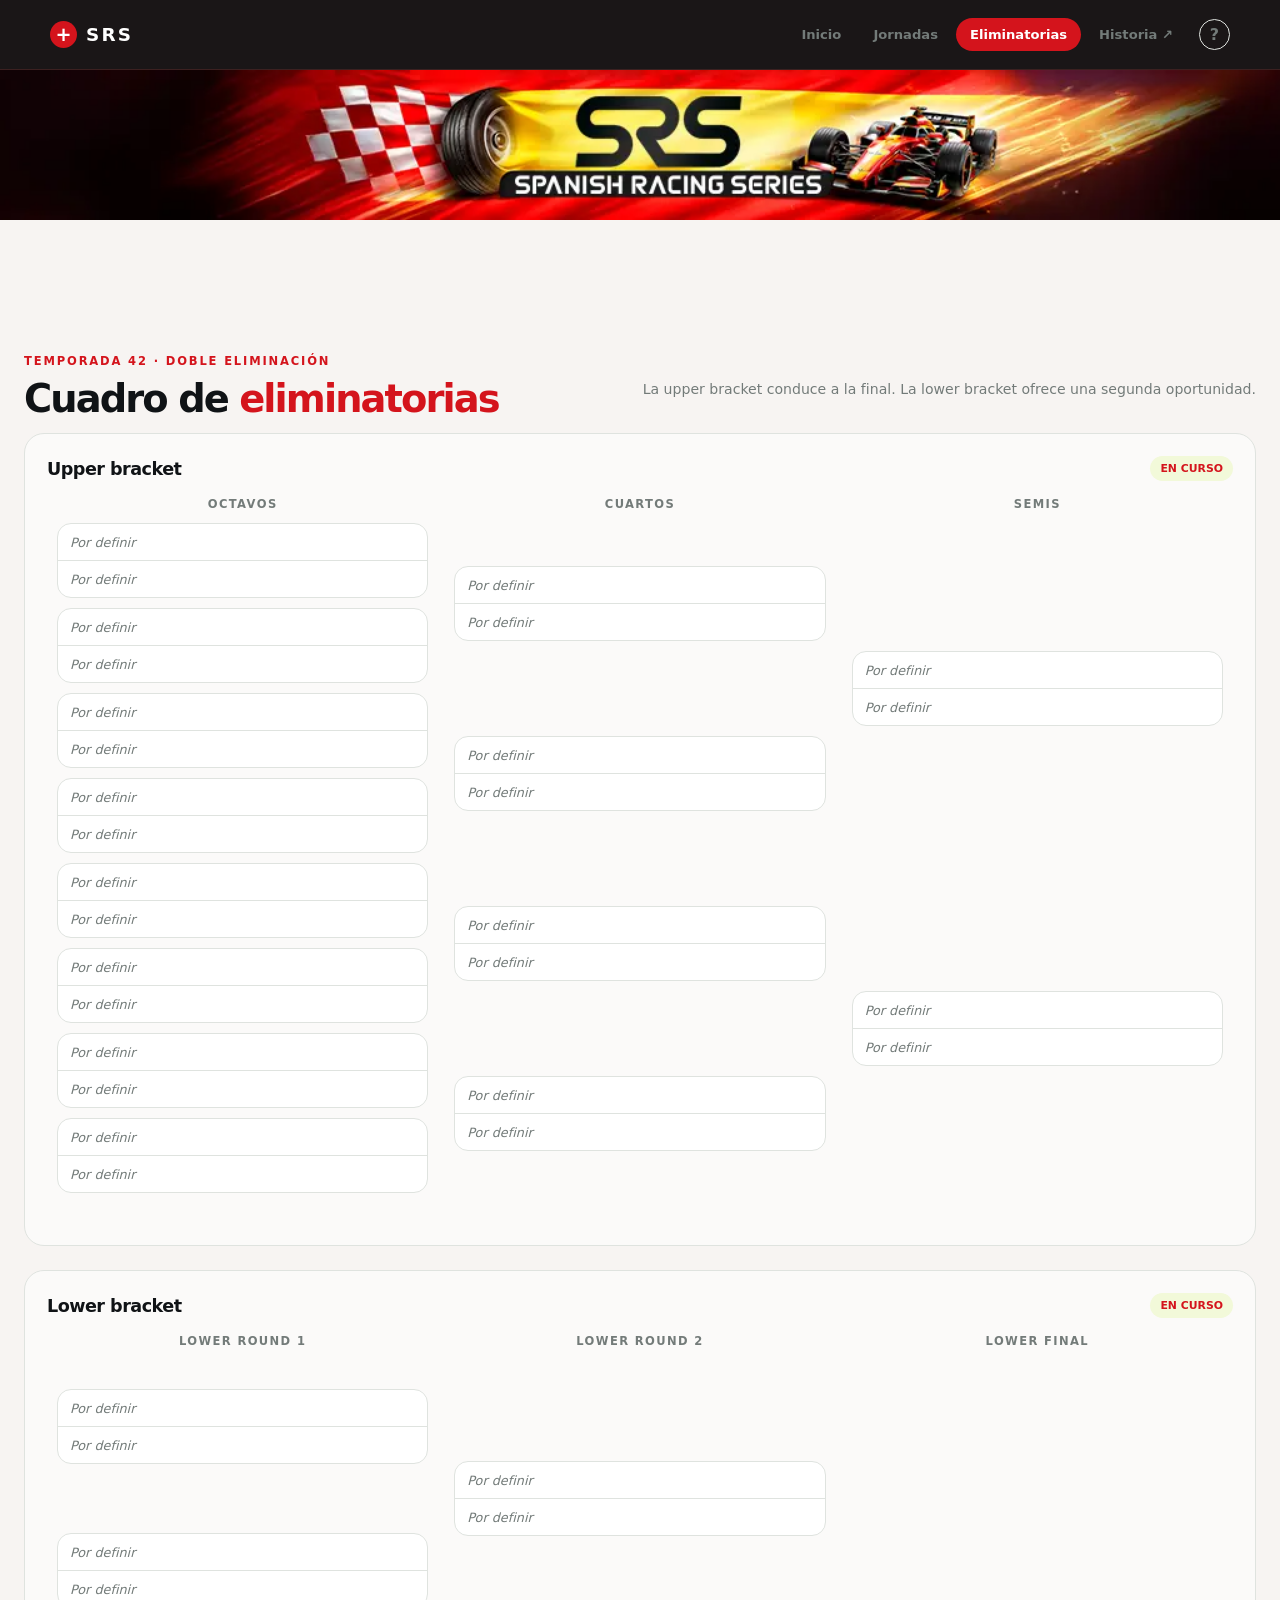
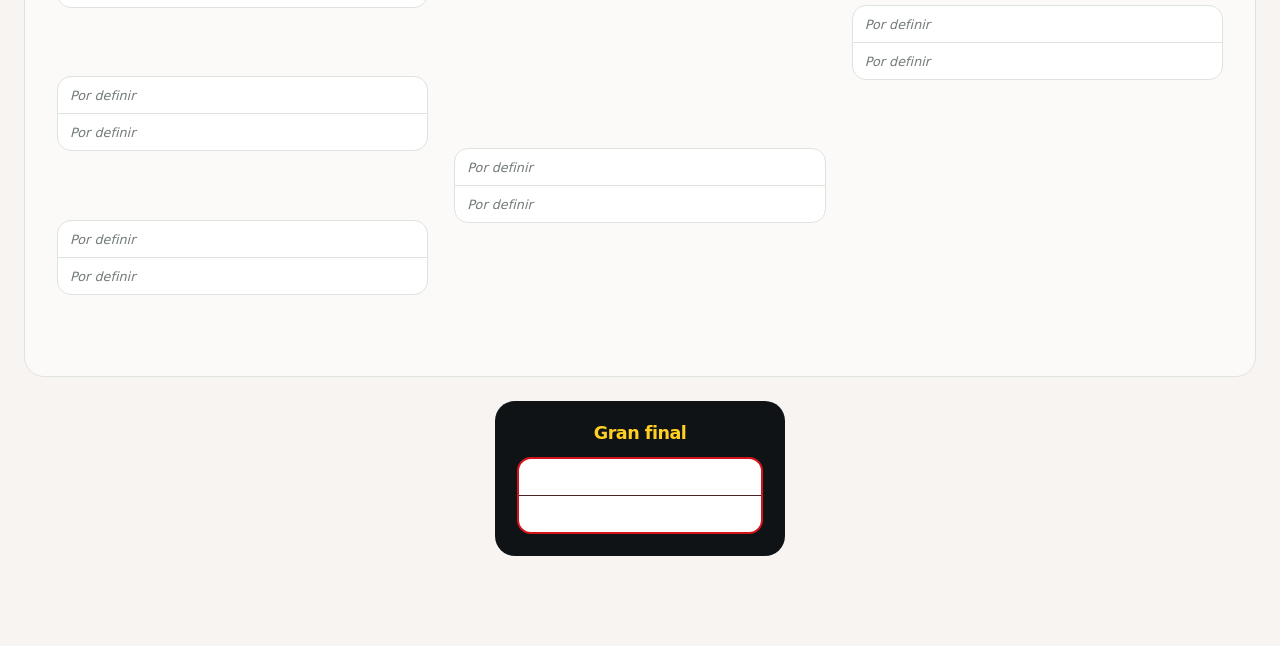
<file: eliminatorias.html>
<!doctype html>
<html lang="es">
<head>
  <meta charset="UTF-8" />
  <meta name="viewport" content="width=device-width, initial-scale=1.0" />
  <title>Eliminatorias · SRS</title>
  <link rel="icon" href="img/banner.webp" type="image/webp" />
  <link rel="stylesheet" href="css/srs.css" />
</head>
<body>
  <div id="header"></div>
  <main class="ancho">
    <div class="section-heading">
      <div>
        <p class="eyebrow">Temporada 42 · doble eliminación</p>
        <h1 class="titulo">Cuadro de <em>eliminatorias</em></h1>
      </div>
      <p class="section-note">La upper bracket conduce a la final. La lower bracket ofrece una segunda oportunidad.</p>
    </div>
    <div id="brackets"></div>
  </main>
  <script src="js/srs-data.js"></script>
  <script src="js/perfiles.js"></script>
  <script src="js/web.js"></script>
  <script>
    pintarHeader("eliminatorias.html");
    function pintarRama(rama, titulo) {
      var html = '<section class="bracket-zone"><div class="bracket-zone-head"><h2>' + titulo + '</h2><span>En curso</span></div><div class="arbol">';
      rama.nombres.forEach(function (nombre, r) {
        var estado = r < BRACKET.ronda ? "off" : "";
        html += '<div class="col ' + estado + '"><h3>' + nombre + "</h3><div class=\"partidos\">";
        for (var i = 0; i < rama.cantidad[r]; i++) {
          var c = rama.cruces[r] && rama.cruces[r][i];
          var a = c ? c[0] : null;
          var b = c ? c[1] : null;
          var g = c ? c[2] : null;
          html += '<div class="match">' +
            '<div class="slot ' + (g === "A" ? "gana" : g === "B" ? "pierde" : "") + '">' + (a ? linkManager(a) : "<em>Por definir</em>") + "</div>" +
            '<div class="slot ' + (g === "B" ? "gana" : g === "A" ? "pierde" : "") + '">' + (b ? linkManager(b) : "<em>Por definir</em>") + "</div></div>";
        }
        html += "</div></div>";
      });
      return html + "</div></section>";
    }

    var final = BRACKET.final || [null, null, null];
    var html = pintarRama(BRACKET.upper, "Upper bracket") + pintarRama(BRACKET.lower, "Lower bracket");
    html += '<section class="bracket-final"><h2>Gran final</h2><div class="match final">' +
      '<div class="slot">' + (final[0] === "Por definir" ? "<em>Por definir</em>" : linkManager(final[0])) + "</div>" +
      '<div class="slot">' + (final[1] === "Por definir" ? "<em>Por definir</em>" : linkManager(final[1])) + "</div></div></section>";
    document.getElementById("brackets").innerHTML = html;
  </script>
</body>
</html>
</file>
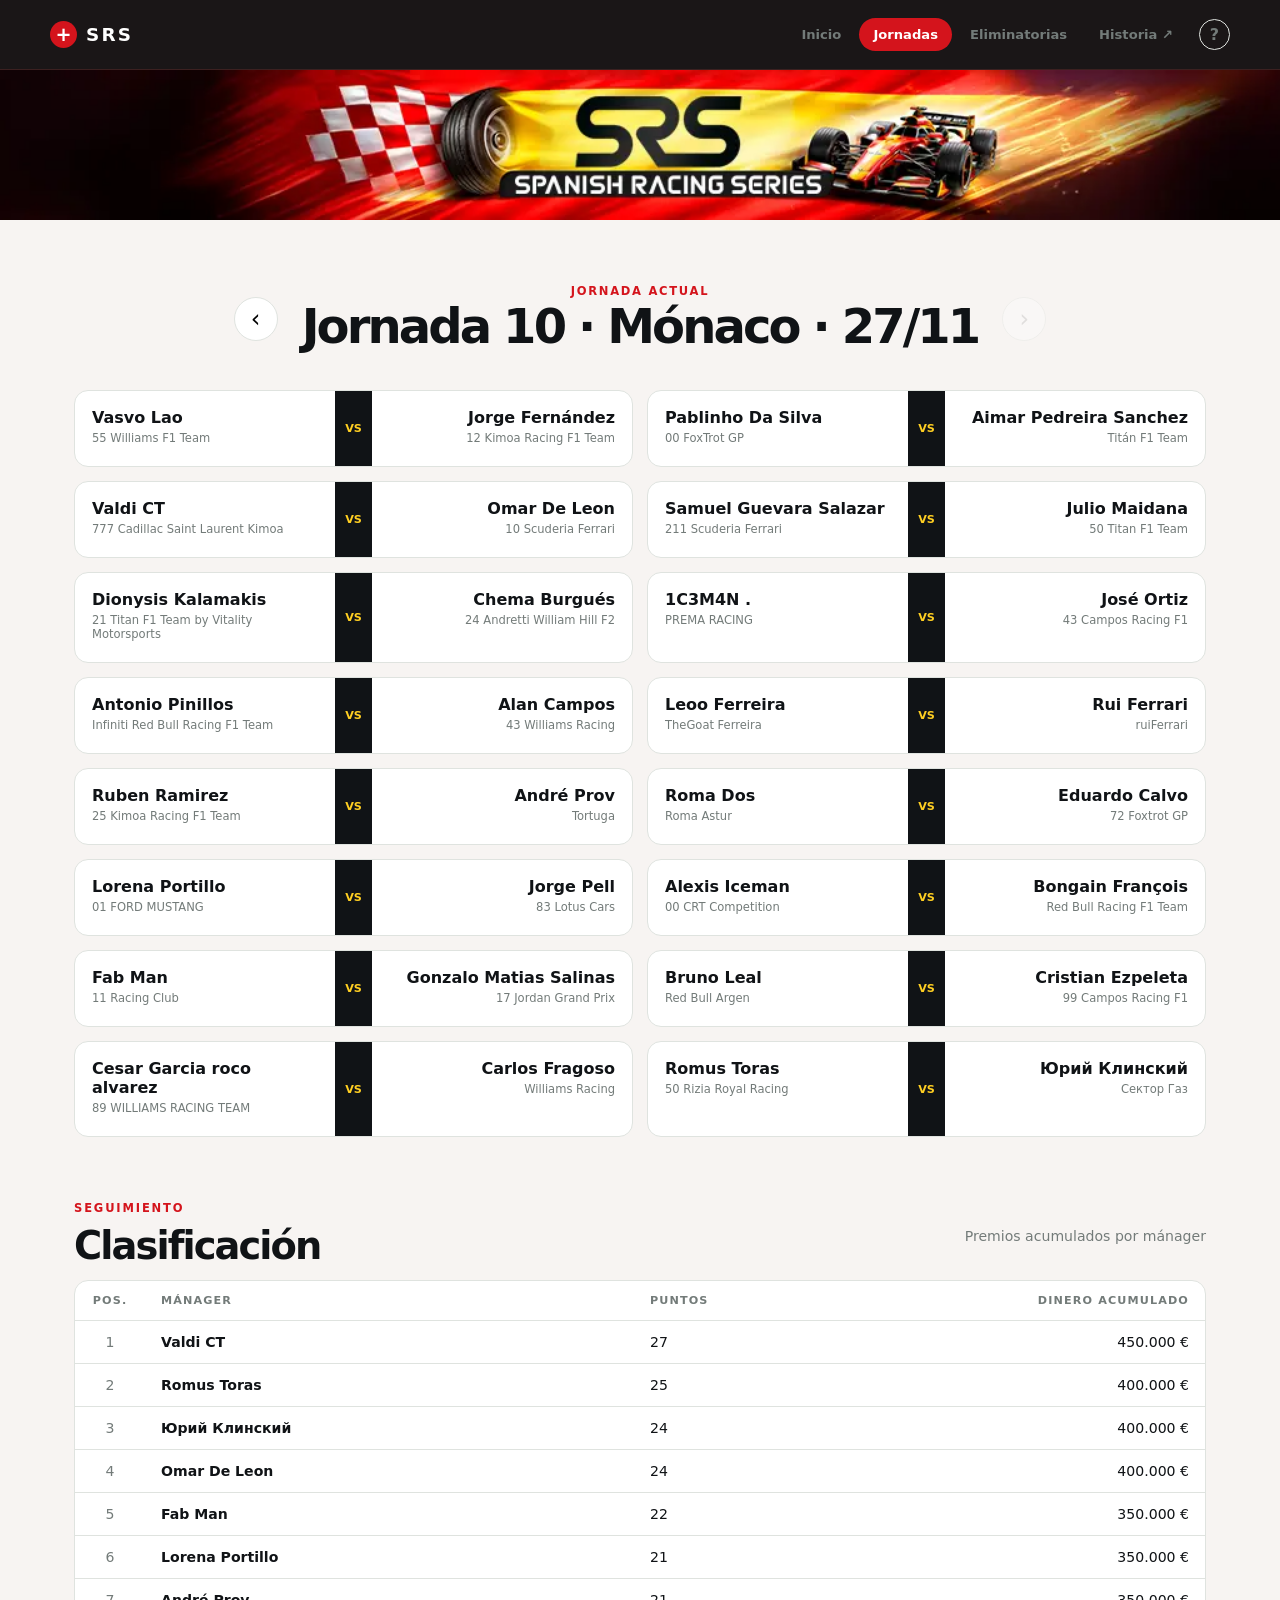
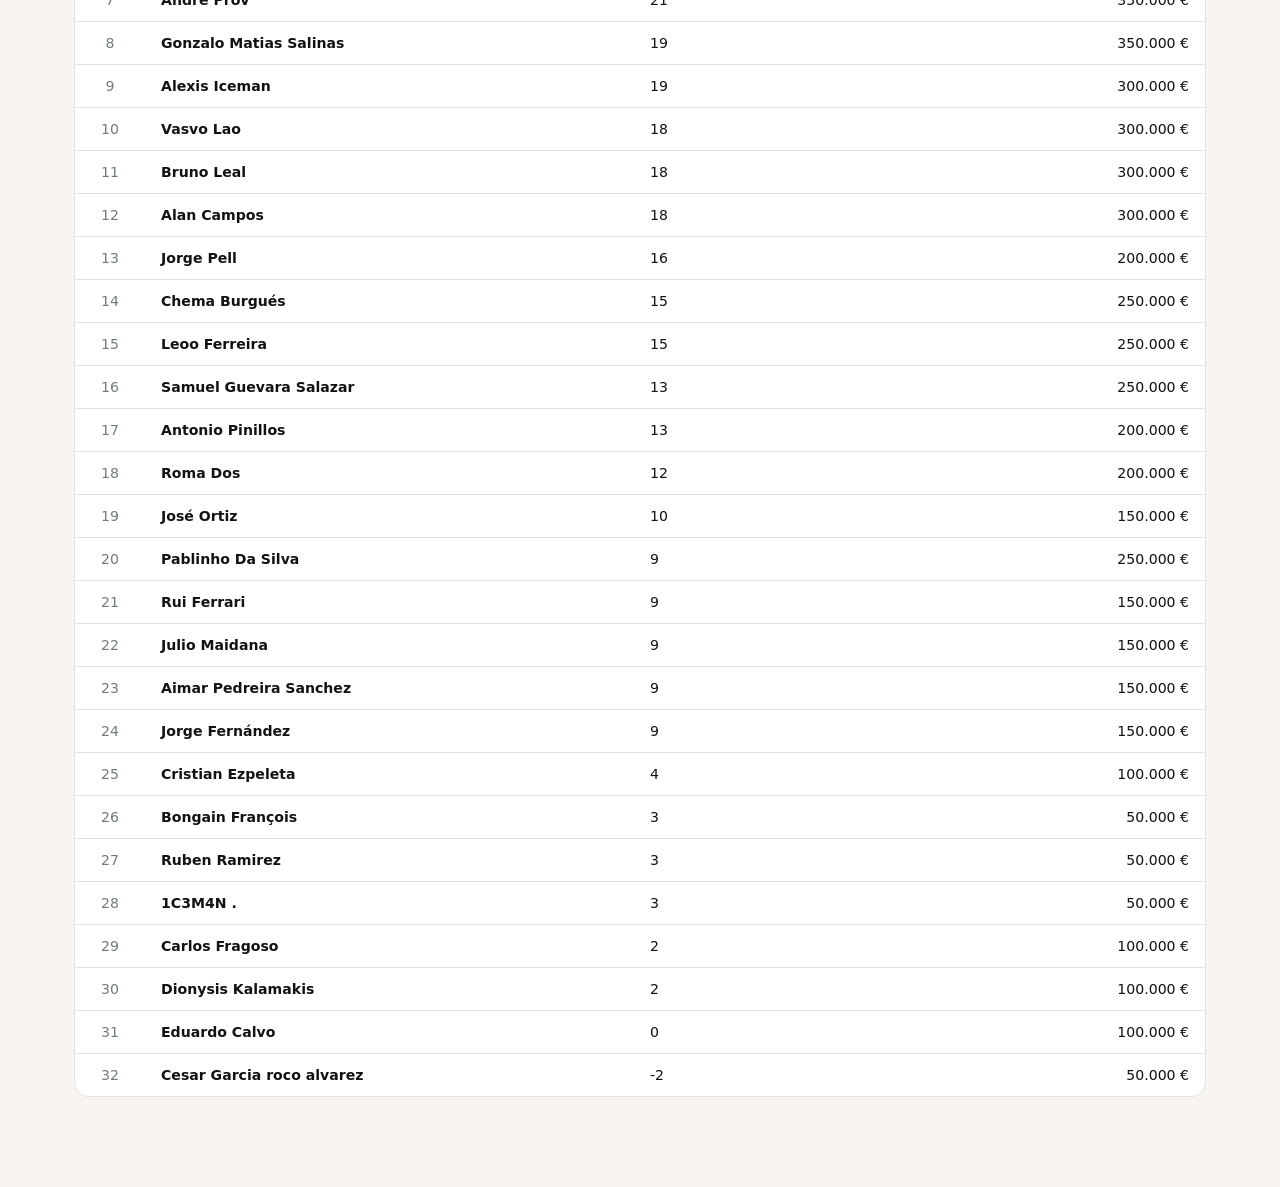
<file: jornadas.html>
<!doctype html>
<html lang="es">
<head>
  <meta charset="UTF-8" />
  <meta name="viewport" content="width=device-width, initial-scale=1.0" />
  <title>Jornadas · SRS</title>
  <link rel="icon" href="img/banner.webp" type="image/webp" />
  <link rel="stylesheet" href="css/srs.css" />
</head>
<body>
  <div id="header"></div>
  <main>
    <div class="jornada-head">
      <button type="button" id="prev" class="flecha">‹</button>
      <div>
        <p class="sub" id="estado"></p>
        <h1 id="titulo-j"></h1>
      </div>
      <button type="button" id="next" class="flecha">›</button>
    </div>
    <div class="duelos" id="duelos"></div>
    <section class="clasificacion" aria-labelledby="titulo-clasificacion">
      <div class="section-heading">
        <div>
          <p class="eyebrow">Seguimiento</p>
          <h2 class="titulo" id="titulo-clasificacion">Clasificación</h2>
        </div>
        <p class="section-note">Premios acumulados por mánager</p>
      </div>
      <div class="tabla-wrap">
        <table>
          <thead><tr><th>Pos.</th><th>Mánager</th><th>Puntos</th><th>Dinero acumulado</th></tr></thead>
          <tbody id="clasificacion"></tbody>
        </table>
      </div>
    </section>
  </main>
  <script src="js/srs-data.js"></script>
  <script src="js/perfiles.js"></script>
  <script src="js/web.js"></script>
  <script>
    pintarHeader("jornadas.html");
    var actual = SRS.jornadas.findIndex(function (j) { return !j.completada; });
    if (actual < 0) actual = SRS.jornadas.length - 1;
    var indice = actual;

    function nombreDe(equipo) {
      var p = buscarPorEquipo(equipo);
      return p ? p.nombre : equipo;
    }

    function pintarJornada() {
      var j = SRS.jornadas[indice];
      document.getElementById("titulo-j").innerHTML = (j.nombre || ("Jornada " + j.numero)) +
        (j.circuito ? " · " + j.circuito : "") + (j.fecha ? " · " + j.fecha : "");
      var estado = j.completada ? "Finalizada" : indice === actual ? "Jornada actual" : "Próximamente";
      document.getElementById("estado").innerHTML = estado;
      var html = "";
      j.enfrentamientos.forEach(function (e) {
        var ca = e.vueltaRapida === "A"
          ? "fastlap"
          : e.ganador === "A" ? "gana" : e.ganador === "B" ? "pierde" : "";
        var cb = e.vueltaRapida === "B"
          ? "fastlap"
          : e.ganador === "B" ? "gana" : e.ganador === "A" ? "pierde" : "";
        var pa = e.posA ? "P" + e.posA : "";
        var pb = e.posB ? "P" + e.posB : "";
        html += '<div class="duelo">' +
          '<div class="lado ' + ca + '">' + linkManager(nombreDe(e.equipoA)) + "<small>" + e.equipoA + "</small><b>" + pa + "</b></div>" +
          '<div class="vs">VS</div>' +
          '<div class="lado ' + cb + '">' + linkManager(nombreDe(e.equipoB)) + "<small>" + e.equipoB + "</small><b>" + pb + "</b></div>" +
          "</div>";
      });
      if (j.enfrentamientos.length === 0) html = '<p class="vacio">Emparejamientos pendientes</p>';
      document.getElementById("duelos").innerHTML = html;
      var filas = "";
      crearClasificacion().forEach(function (fila, i) {
        filas += "<tr><td>" + (i + 1) + "</td><td>" + linkManager(fila.nombre) +
          "</td><td>" + fila.puntos + "</td><td>" + fila.dinero.toLocaleString("es-ES") + " €</td></tr>";
      });
      document.getElementById("clasificacion").innerHTML = filas;

      var prev = document.getElementById("prev");
      var next = document.getElementById("next");
      prev.disabled = indice === 0;
      next.disabled = indice >= SRS.jornadas.length - 1 || !SRS.jornadas[indice + 1].completada && indice + 1 > actual;
      prev.setAttribute("aria-label", prev.disabled ? "No hay jornadas anteriores" : "Ver jornada anterior");
      next.setAttribute("aria-label", next.disabled ? "No hay jornadas disponibles" : "Ver jornada siguiente");
    }

    document.getElementById("prev").addEventListener("click", function () {
      if (indice <= 0) return;
      indice--;
      pintarJornada();
    });
    document.getElementById("next").addEventListener("click", function () {
      if (indice >= SRS.jornadas.length - 1) return;
      var siguiente = SRS.jornadas[indice + 1];
      if (!siguiente.completada && indice + 1 > actual) return;
      indice++;
      pintarJornada();
    });
    pintarJornada();
  </script>
</body>
</html>
</file>
<file: css/srs.css>
:root {
  --ink: #101316;
  --paper: #f4f5f2;
  --surface: #ffffff;
  --line: #dfe3df;
  --muted: #737b79;
  --accent: #ffcf22;
  --accent-dark: #d4141c;
  --shadow: 0 18px 45px rgba(16, 19, 22, .08);
}

* { box-sizing: border-box; margin: 0; }
html { scroll-behavior: smooth; }
body { background: #f7f4f2; color: var(--ink); font-family: Inter, ui-sans-serif, system-ui, -apple-system, "Segoe UI", sans-serif; min-height: 100vh; }
a { color: inherit; text-decoration: none; }
button, input { font: inherit; }

.site-header { align-items: center; background: rgba(12, 8, 9, .94); border-bottom: 1px solid #3c2020; color: #fff; display: flex; justify-content: space-between; padding: 18px max(24px, calc((100vw - 1180px) / 2)); position: sticky; top: 0; backdrop-filter: blur(16px); z-index: 10; }
.brand { align-items: center; display: flex; font-size: 1.15rem; font-weight: 850; gap: 9px; letter-spacing: .12em; }
.brand-mark { align-items: center; background: var(--accent-dark); border-radius: 50%; color: #fff; display: inline-flex; font-size: 1.2rem; height: 27px; justify-content: center; letter-spacing: 0; width: 27px; }
.site-header nav { align-items: center; display: flex; gap: 4px; }
.site-header nav a { border-radius: 999px; color: var(--muted); font-size: .82rem; font-weight: 700; padding: 9px 14px; }
.site-header nav a:hover, .site-header nav a.active { background: var(--accent-dark); color: #fff; }
#btn-info { background: transparent; border: 1px solid var(--line); border-radius: 50%; color: var(--muted); cursor: pointer; font-weight: 800; height: 31px; margin-left: 8px; width: 31px; }
#btn-info:hover { background: var(--accent); border-color: var(--accent); color: var(--ink); }

main { margin: 0 auto; max-width: 1180px; padding: 64px 24px 90px; }
main.ancho { max-width: 1440px; }
.banner-wrap { background: #130b0d; overflow: hidden; }
.banner { display: block; height: clamp(72px, 13vw, 150px); object-fit: cover; object-position: center; width: 100%; }
.hero { background: linear-gradient(115deg, #130b0d, #3b0d10); border-radius: 28px; color: #fff; display: flex; justify-content: space-between; min-height: 320px; overflow: hidden; padding: clamp(32px, 5vw, 60px); position: relative; }
.hero:after { border: 1px solid rgba(255, 207, 34, .25); border-radius: 50%; content: ""; height: 520px; position: absolute; right: -80px; top: -190px; width: 520px; }
.hero-copy { max-width: 600px; position: relative; z-index: 1; }
.eyebrow { color: var(--accent-dark); font-size: .72rem; font-weight: 850; letter-spacing: .16em; text-transform: uppercase; }
.hero .eyebrow { color: var(--accent); }
.hero h1 { font-size: clamp(2.2rem, 4vw, 3.8rem); letter-spacing: -.07em; line-height: .96; margin: 18px 0; }
.hero h1 em, .titulo em { color: var(--accent-dark); font-style: normal; }
.hero h1 em { color: var(--accent); }
.hero-text { color: #b7bfbb; font-size: 1rem; line-height: 1.6; max-width: 430px; }
.hero-actions { display: flex; gap: 12px; margin-top: 30px; }
.button { border-radius: 999px; display: inline-flex; font-size: .85rem; font-weight: 800; gap: 18px; padding: 14px 20px; }
.button-primary { background: var(--accent); color: var(--ink); }
.button-primary:hover { background: #fff; }
.button-quiet { border: 1px solid #49504d; color: #fff; }
.button-quiet:hover { border-color: var(--accent); color: var(--accent); }
.hero-art { align-items: flex-end; display: flex; flex-direction: column; justify-content: center; padding-right: 40px; position: relative; z-index: 1; }
.hero-number { color: var(--accent); font-size: clamp(7rem, 18vw, 14rem); font-weight: 900; letter-spacing: -.14em; line-height: .7; }
.hero-label { color: #737b78; font-size: .7rem; font-weight: 800; letter-spacing: .18em; line-height: 1.5; margin-top: 24px; text-align: right; }
.section-heading { align-items: end; display: flex; justify-content: space-between; margin: 70px 0 12px; }
.titulo { font-size: clamp(1.7rem, 3vw, 2.45rem); letter-spacing: -.05em; margin-top: 8px; }
.search { align-items: center; background: var(--surface); border: 1px solid var(--line); border-radius: 999px; color: var(--muted); display: flex; gap: 8px; max-width: 300px; padding: 11px 16px; width: 100%; }
.search:focus-within { border-color: var(--accent-dark); box-shadow: 0 0 0 3px rgba(212, 20, 28, .15); }
.search input { background: transparent; border: 0; min-width: 0; outline: 0; width: 100%; }
.section-note { color: var(--muted); font-size: .88rem; margin-bottom: 24px; }
.section-note strong { color: var(--ink); }
.grid-mgr { display: grid; gap: 12px; grid-template-columns: repeat(auto-fill, minmax(240px, 1fr)); }
.card-mgr { background: var(--surface); border: 1px solid var(--line); border-radius: 15px; box-shadow: 0 2px 0 rgba(16, 19, 22, .02); min-height: 185px; padding: 17px; position: relative; transition: border-color .2s, box-shadow .2s, transform .2s; }
.card-mgr:hover, .card-mgr:focus-visible { border-color: var(--accent-dark); box-shadow: var(--shadow); transform: translateY(-3px); z-index: 5; }
.card-mgr[hidden] { display: none; }
.card-top { align-items: center; color: var(--muted); display: flex; font-size: .73rem; font-weight: 800; justify-content: space-between; }
.card-mgr .arrow { color: var(--accent-dark); font-size: 1.1rem; }
.card-mgr .nom { display: block; font-size: 1rem; font-weight: 800; margin-top: 12px; }
.card-mgr .eq { color: var(--muted); display: block; font-size: .78rem; margin-top: 5px; overflow: hidden; text-overflow: ellipsis; white-space: nowrap; }
.manager-preview { background: linear-gradient(135deg, #171a1d, #2b1012); border: 1px solid #4d2424; border-radius: 11px; box-shadow: inset 0 0 0 1px rgba(255, 207, 34, .06); color: #fff; display: block; margin-top: 12px; overflow: hidden; padding: 8px 10px 5px; }
.preview-kicker { color: var(--accent); display: block; font-size: .6rem; font-weight: 850; letter-spacing: .12em; text-transform: uppercase; }
.manager-preview img { display: block; height: 62px; object-fit: contain; width: 100%; }
.manager-preview strong, .manager-preview small { display: block; overflow: hidden; text-overflow: ellipsis; white-space: nowrap; }
.manager-preview strong { font-size: .8rem; }
.manager-preview small { color: #a9aaa6; font-size: .68rem; margin-top: 3px; }

.mgr { font-weight: 750; }
.mgr:hover { color: var(--accent-dark); text-decoration: underline; }
.jornada-head { align-items: center; display: flex; gap: 24px; justify-content: center; margin-bottom: 36px; text-align: center; }
.jornada-head h1 { font-size: clamp(1.8rem, 4vw, 3rem); letter-spacing: -.06em; }
.sub { color: var(--accent-dark); font-size: .72rem; font-weight: 800; letter-spacing: .15em; text-transform: uppercase; }
.flecha { background: var(--surface); border: 1px solid var(--line); border-radius: 50%; cursor: pointer; font-size: 1.5rem; height: 44px; width: 44px; }
.flecha:hover { background: var(--accent); border-color: var(--accent); }
.flecha:disabled { cursor: not-allowed; opacity: .35; }
.duelos { display: grid; gap: 14px; grid-template-columns: repeat(auto-fill, minmax(380px, 1fr)); }
.duelo, .match { background: var(--surface); border: 1px solid var(--line); border-radius: 14px; overflow: hidden; }
.duelo { display: flex; }
.lado { display: flex; flex: 1; flex-direction: column; gap: 4px; padding: 17px; }
.lado:last-child { text-align: right; }
.lado small, .lado b { color: var(--muted); font-size: .72rem; }
.vs { align-items: center; background: var(--ink); color: var(--accent); display: flex; font-size: .7rem; font-weight: 900; padding: 0 10px; }
.lado.gana { background: #f2f9d9; box-shadow: inset 3px 0 var(--accent-dark); }
.lado.pierde { opacity: .45; }
.lado.fastlap { background: #eee7f8; box-shadow: inset 3px 0 #8b5cf6; opacity: 1; }
.vacio { color: var(--muted); padding: 40px; text-align: center; }
.clasificacion { margin-top: 64px; }
.clasificacion .section-heading { margin: 0 0 12px; }
.tabla-wrap { background: var(--surface); border: 1px solid var(--line); border-radius: 14px; overflow-x: auto; }
table { border-collapse: collapse; min-width: 560px; width: 100%; }
th, td { border-bottom: 1px solid var(--line); padding: 13px 16px; text-align: left; }
th { color: var(--muted); font-size: .7rem; letter-spacing: .1em; text-transform: uppercase; }
td { font-size: .88rem; }
td:first-child, th:first-child { color: var(--muted); text-align: center; width: 70px; }
td:last-child, th:last-child { text-align: right; }
tr:last-child td { border-bottom: 0; }
.arbol { display: flex; gap: 26px; min-height: 70vh; overflow-x: auto; padding: 10px 10px 30px; }
.bracket-zone { background: rgba(255, 255, 255, .55); border: 1px solid var(--line); border-radius: 20px; margin-bottom: 24px; padding: 22px; }
.bracket-zone-head { align-items: center; display: flex; justify-content: space-between; margin-bottom: 6px; }
.bracket-zone-head h2, .bracket-final h2 { font-size: 1.1rem; letter-spacing: -.03em; }
.bracket-zone-head span { background: #f2f9d9; border-radius: 999px; color: var(--accent-dark); font-size: .68rem; font-weight: 800; padding: 6px 10px; text-transform: uppercase; }
.bracket-final { background: var(--ink); border-radius: 20px; color: #fff; margin: 24px auto 0; max-width: 290px; padding: 22px; }
.bracket-final h2 { color: var(--accent); margin-bottom: 14px; text-align: center; }
.bracket-final .match { border-color: #4d2424; }
.bracket-final .slot + .slot { border-color: #4d2424; }
.col { display: flex; flex: 1; flex-direction: column; min-width: 230px; }
.col h3 { color: var(--muted); font-size: .72rem; letter-spacing: .12em; margin-bottom: 12px; text-align: center; text-transform: uppercase; }
.partidos { display: flex; flex: 1; flex-direction: column; gap: 10px; justify-content: space-around; }
.match { position: relative; }
.match::after { border-top: 1px solid var(--line); content: ""; position: absolute; right: -26px; top: 50%; width: 26px; }
.col:last-child .match::after { display: none; }
.slot { font-size: .85rem; padding: 10px 12px; }
.slot + .slot { border-top: 1px solid var(--line); }
.slot em { color: var(--muted); font-size: .8rem; }
.slot.gana { background: #f2f9d9; box-shadow: inset 3px 0 var(--accent-dark); }
.slot.pierde { opacity: .4; }
.match.final { border: 2px solid var(--accent-dark); }
.col.off { opacity: .45; filter: grayscale(.6); }
.col.off2 { opacity: .22; }
#modal { align-items: center; background: rgba(16, 19, 22, .75); display: none; inset: 0; justify-content: center; padding: 16px; position: fixed; z-index: 50; }
#modal.open { display: flex; }
.modal-box { background: var(--surface); border-radius: 20px; max-width: 520px; padding: 30px; width: 100%; }
.modal-box h2 { letter-spacing: -.04em; margin-bottom: 18px; }
.info-step { border-left: 3px solid var(--accent-dark); margin-bottom: 14px; padding-left: 12px; }
.info-step p { color: var(--muted); font-size: .9rem; margin-top: 3px; }
.btn { background: var(--ink); border: 0; border-radius: 999px; color: #fff; cursor: pointer; font-weight: 800; margin-top: 10px; padding: 12px 26px; }
.btn:hover { background: var(--accent-dark); color: var(--ink); }

@media (max-width: 700px) {
  .site-header { padding: 14px 16px; }
  .site-header nav a { padding: 8px 9px; }
  .site-header nav a[href*="historia"] { display: none; }
  main { padding: 32px 16px 60px; }
  .hero { min-height: 470px; padding: 30px; }
  .hero-art { bottom: 28px; padding: 0; position: absolute; right: 28px; }
  .hero-number { font-size: 7rem; }
  .section-heading { align-items: stretch; flex-direction: column; gap: 18px; }
  .search { max-width: none; }
  .duelos { grid-template-columns: 1fr; }
}
</file>
